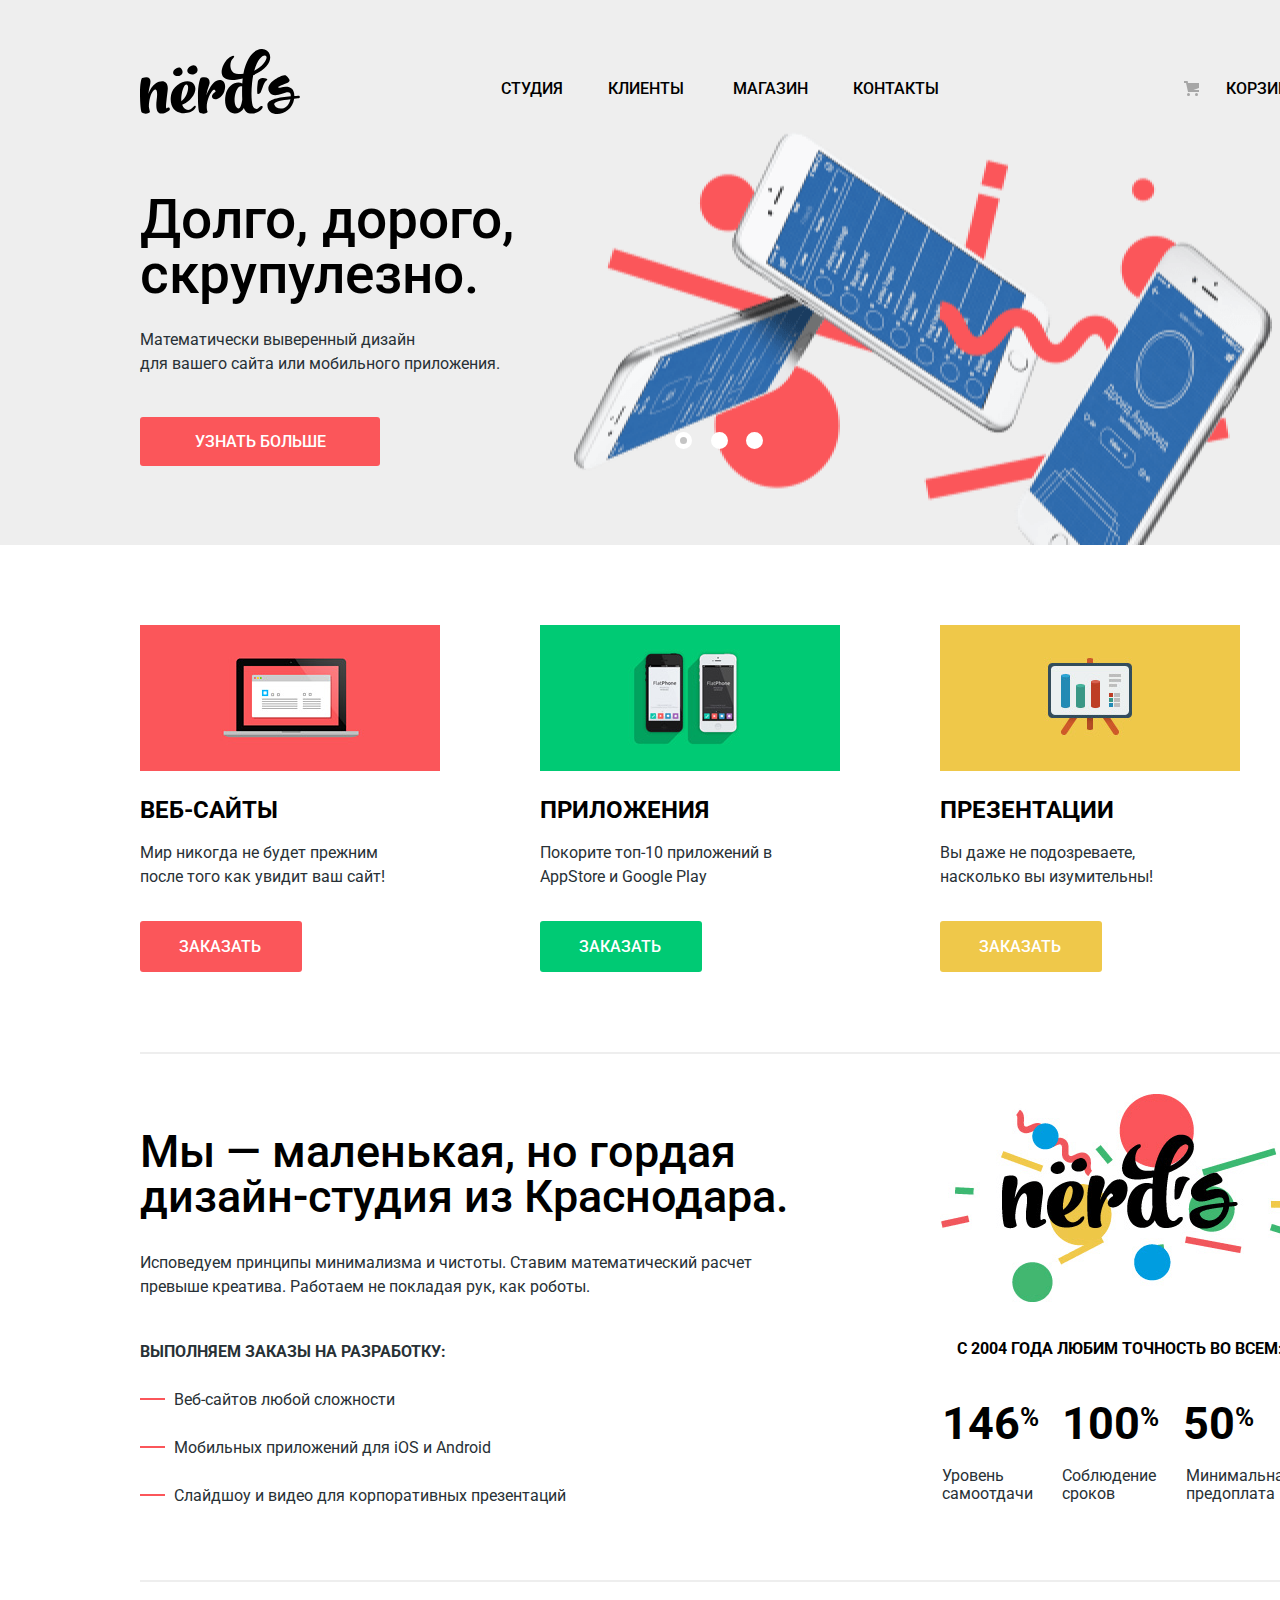
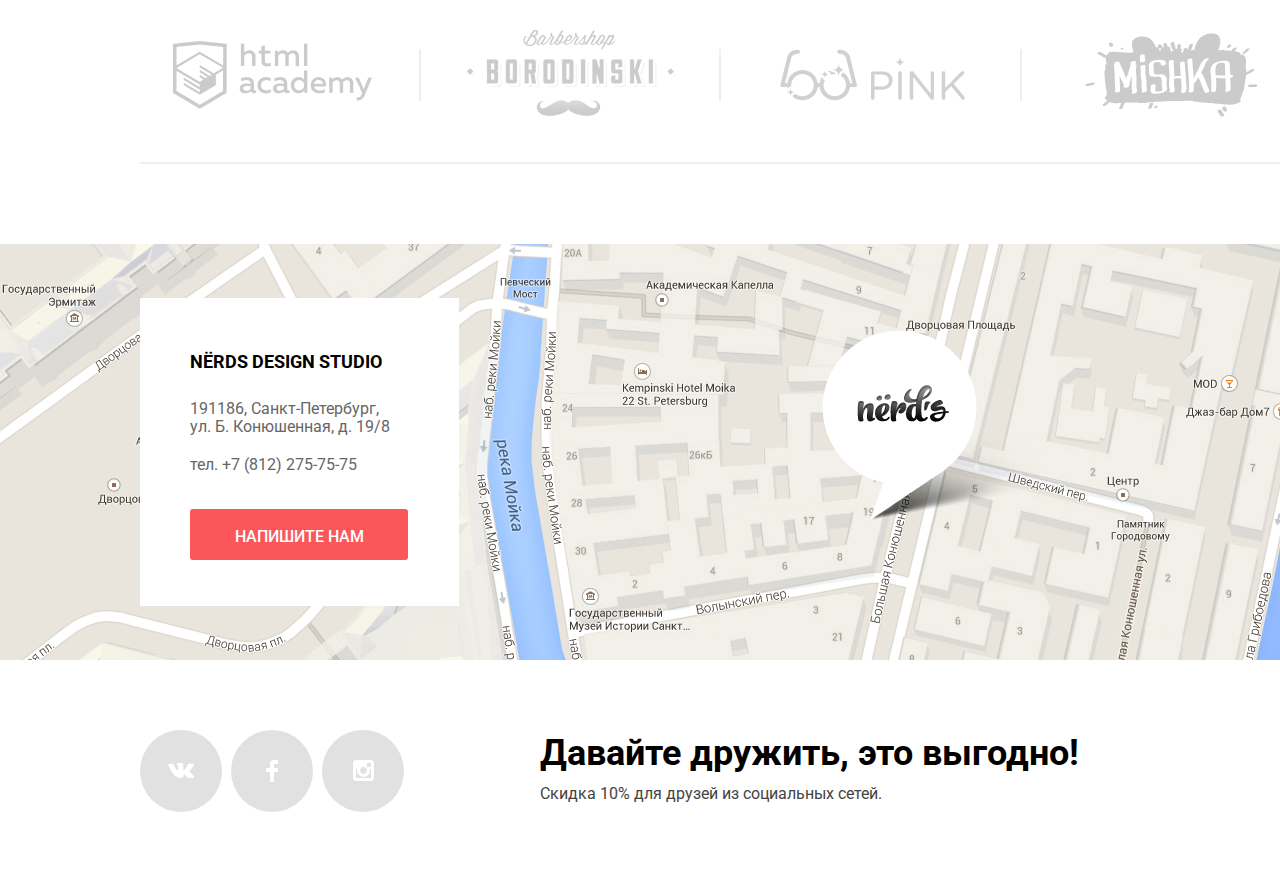
<file: index.html>
<!DOCTYPE html>
<html class="page" lang="ru">
    <head>
		<meta charset="utf-8">
		<link href="https://fonts.googleapis.com/css2?family=Roboto:wght@400;500;700&display=swap" rel="stylesheet">
		<link rel="stylesheet" href="css/normalize.css">
		<link rel="stylesheet" href="css/style-nerds.css">
		<title>HTML Academy: Нёрдс</title>
    </head>
    <body class="page-body">
	    <header class="index-header">
		<div class="header-navigation container">
			<a class="main-logo">
				<svg xmlns="http://www.w3.org/2000/svg" width="160" height="65" aria-label="Основной логотип"><path d="M157.936 49.374c-1.235.161-2.523.271-3.757.377v.056c-2.415 17.364-26.188 20.231-26.779 6.599-.269-6.167 11.593-7.95 23.398-9.088.429-11.09-15.901 5.667-21.608-4.601-5.019-9.025 14.632-17.938 16.728-16.102 6.438 5.636 3.404 6.618-1.379 8.335-9.49 3.41-5.791 4.107-4.511 3.726 7.569-2.253 14.366-1.04 14.312 8.317 1.288-.107 2.522-.163 3.757-.271 2.306-.215 2.467 2.435-.161 2.652zm-7.514.756c-9.124 1.028-17.013 2.436-16.153 5.355 1.716 5.573 13.577 6.818 16.153-5.355zm-32.744-5.212c-.682-.037-.703-6.038.112-11.688 1.005-6.951 11.935-3.357 9.093-1.906-2.975 1.52-4.429 8.718-6.266 12.087-.635 1.161-2.605 1.526-2.939 1.507zM42.105 21.002c2.376 4.866-4.937 8.171-8.292 4.521-1.398-1.555-.755-4.56 2.636-6.193 1.697-.836 4.073-1.596 5.656 1.672zm14.957-2.141c2.585 5.297-5.38 8.896-9.031 4.922-1.522-1.695-.823-4.963 2.873-6.742 1.846-.911 4.432-1.736 6.158 1.82zM28.883 61.666c-7.919 5.338-14.219 4.159-12.212-10.848 1.45-10.904-.948-11.521-3.122-9.442-2.845 2.697-4.628 9.723-4.684 16.412a50.98 50.98 0 001.004 4.776c.334 1.63-4.907 3.315-7.974 1.011C.837 62.79 0 54.865 0 44.131c0-8.824 1.171-14.895 2.23-15.175 8.029-2.191 9.312 1.348 7.583 7.981a47.637 47.637 0 00-1.395 7.924c1.673-4.664 4.071-8.485 6.803-10.173 7.416-4.664 13.605-2.473 12.434 6.801-2.007 16.58-2.174 18.827-.39 17.535 2.231-1.574 3.68 1.238 1.618 2.642zm26.099-2.076c-2.175 3.484-7.806 5.171-13.216 4.552-7.75-.843-12.545-7.756-10.705-18.097 2.008-11.185 18.065-18.322 23.196-10.341 3.735 5.789-2.175 16.017-11.597 19.783l-.502.168c1.951 5.171 6.579 7.476 11.039 2.36 2.119-2.36 3.624-1.348 1.785 1.575zm-13.605-7.418c5.855-4.159 7.806-13.32 6.189-15.905-1.728-2.697-5.074 1.517-6.245 11.746-.111 1.461-.111 2.865.056 4.159zm41.714-7.18c-1.597 2.507-3.903 4.384-5.966 5.059-2.398.73-5.185.056-5.185-2.698 0-1.011.892-3.372 3.624-4.721-.168-1.911-1.394-2.417-2.286-1.686-3.345 2.586-7.417 12.25-6.356 19.221.055.168.055.337.055.506.168.617.335 1.237.558 1.854.557 1.574-4.907 3.316-7.973.956-1.059-.788-1.617-6.97-1.617-17.704 0-8.824 1.951-16.636 3.011-16.917 6.412-1.743 10.147 1.292 8.14 7.249-1.171 3.373-2.23 6.801-2.843 10.399 2.453-6.688 6.523-12.872 9.812-14.501 5.856-2.923 10.092.956 8.867 7.813-.056.11-.112.393-.112.449-.056.562-.566 2.302-.39 1.741-.516 1.645-.892 2.277-1.339 2.98z"/><path d="M113.207 26.161a86.988 86.988 0 00-1.115 7.531c-1.059 10.06-.612 18.996.613 22.986.726 2.137 3.457 4.946 6.078 2.023 2.843-3.203 5.967-1.349 2.174 2.416-2.34 2.305-6.689 3.878-11.039 3.428-3.123-.393-5.018-2.415-6.134-5.505-.444.898-.947 1.685-1.56 2.302-2.119 2.193-4.685 3.43-7.974 3.092-6.637-.73-10.538-7.923-8.699-18.153 1.952-10.791 11.319-14.725 16.728-11.857.112-1.349.223-2.699.335-4.104.055-.281.055-.562.11-.843a96.962 96.962 0 01-4.962.956C73.787 34.423 82.04 14.864 87.894 9.75c6.636-5.733 7.36-1.855 5.297-.562-3.68 2.36-5.297 15.905 5.241 15.905 1.729 0 3.346-.112 4.962-.281C106.685 6.49 116.665-2.391 124.75.532c8.976 3.26 8.029 17.535-11.543 25.629zm-10.928 24.393c-.224-3.542-.224-7.532-.167-11.636 0-.506.056-1.011.056-1.461-3.346-1.518-6.635 3.653-7.473 10.792-.946 8.373 2.788 12.813 4.908 10.791 1.617-1.631 2.453-6.803 2.676-8.486zm24.086-43.165c-1.784-2.642-8.307.562-12.098 14.332 9.535-4.554 13.326-12.422 12.098-14.332z"/></svg>
			</a>
			<nav class="main-navigation" aria-label="навигация по сайту">
				<ul class="site-navigation">
					<li><a href="studio.html" >Студия</a></li>
					<li><a href="customers.html">Клиенты</a></li>
					<li><a href="catalog.html">Магазин</a></li>
					<li><a href="contacts.html">Контакты</a></li>
				</ul>
			</nav>
			<div class="nerds-basket">
			<a href="basket.html" class="basket">Корзина</a>
			</div>
		</div>
		<section class="slider container">
			<h2 class="visually-hidden">Слайдер</h2>
			<ul class="index-slider">
				<li class="slider-list slide item-1 slide-current">
					<p class="headline">Долго, дорого, скрупулезно.</p>
					<p class="text-slider">Математически выверенный дизайн<br> для вашего сайта или мобильного приложения.</p>
					<a href="catalog.html" class="button btn-slider">Узнать больше</a>
					
				</li>
				<li class="slider-list slide item-2">
					<p class="headline">Любим математику как никто другой</p>
					<p class="text-slider">Никакого креатива, только математические формулы для расчета идеальных пропорций</p>
					<a href="catalog.html" class="button btn-slider">Узнать больше</a>
					
				</li>
				<li class="slider-list slide item-3">
					<p class="headline">Только ночь,<br> только хардкор</p>
					<p class="text-slider">Работать днем, как все? Мы против этого.<br> Ближе к полуночи работа только начинается.</p>
					<a href="catalog.html" class="button btn-slider">Узнать больше</a>
					
				</li>
			</ul>
			
			<div class="slider-controls">
				<button class="current" type="button" aria-label="Первый слайд"></button>
				<button type="button" aria-label="Второй слайд"></button>
				<button type="button" aria-label="Третий слайд"></button>
			</div>
		</section>
	</header>
	<main class="container">
		<h1 class="visually-hidden">Дизайн-студия Нёрдс</h1>
		<section class="services">
			<h2 class="visually-hidden">Услуги</h2>
			<ul class="services-list">
				<li class="services-item">
					<img src="img/illustration-1.png" width="300" height="146" alt="Иллюстрация к разделу Веб-сайты">
					<h3>Веб-сайты</h3>
					<p class="text-services">Мир никогда не будет прежним после того как увидит ваш сайт!</p>
					<a href="#" class="button btn-services-sites">Заказать</a>
				</li>
				<li class="services-item">
					<img src="img/illustration-2.png" width="300" height="146" alt="Иллюстрация к разделу Приложения">
					<h3>Приложения</h3>
					<p class="text-services">Покорите топ-10 приложений в AppStore и Google Play</p>
					<a href="#" class="button btn-services-adds">Заказать</a>
				</li>
				<li class="services-item">
					<img src="img/illustration-3.png" width="300" height="146" alt="Иллюстрация к разделу Презентации">
					<h3>Презентации</h3>
					<p class="text-services">Вы даже не подозреваете, насколько вы изумительны!</p>
					<a href="#" class="button btn-services-presentations">Заказать</a>
				</li>
			</ul>
		</section>
		<section class="advantages">
			<h2 class="visually-hidden">Преимущества</h2>
			<div class="report-advantages">
				<p class="slogan">Мы — маленькая, но гордая дизайн-студия из Краснодара.</p>
				<p class="text-advantages">Исповедуем принципы минимализма и чистоты. Ставим математический расчет превыше креатива. Работаем не покладая рук, как роботы.</p>
				<p class="headline">Выполняем заказы на разработку:</p>
				<ul class="advantages-items"> 
					<li><p class="text-items">Веб-сайтов любой сложности</p></li>
					<li><p class="text-items">Мобильных приложений для iOS и Android</p></li>
					<li><p class="text-items">Слайдшоу и видео для корпоративных презентаций</p></li>
				</ul>
			</div>
			<div class="show-advantages">
				<p class="headline">с 2004 года Любим точность во всем:</p>
				<table>
					<tr>
						<th>146<sup>%</sup></th>
						<th>100<sup>%</sup></th>
						<th>50<sup>%</sup></th>
					</tr>
					<tr>
						<td>Уровень самоотдачи</td>
						<td>Соблюдение сроков</td>
						<td>Минимальная предоплата</td>
					</tr>
				</table>
			</div>
		</section>
		<section class="partners">
			<h2 class="visually-hidden">Партнеры</h2>
			<ul class="nerds-partners">
				<li class="partners-item"><a href="https://htmlacademy.ru/intensive/htmlcss"><img src="img/logo-htmlacademy.png" width="199" height="68" alt="Логотип HTML Academy"></a></li>
				<li class="partners-item"><a href="#"><img src="img/logo-borodinski.png" width="209" height="90" alt="Логотип Borodinski"></a></li>  
				<li class="partners-item"><a href="#"><img src="img/logo-pink.png" width="185" height="52" alt="Логотип Pink"></a></li>  
				<li class="partners-item"><a href="#"><img src="img/logo-mishka.png" width="173" height="84" alt="Логотип Mishka"></a></li>           
			</ul>
		</section>
	</main>    
	<footer class="main-footer">
		<section class="main-map">
			<h2 class="visually-hidden">Карта</h2>
				<img src="img/map.png" width="1440" height="416" alt="Дизайн-студия Нёрдс на карте">
				<article class="nerds-address">
					<h4>NЁRDS DESIGN STUDIO</h4>
					<address>
						191186, Санкт-Петербург,<br> ул. Б. Конюшенная, д. 19/8<br>
						<a class="tel" href="tel:+78122757575">тел. +7 (812) 275-75-75</a>
					</address>
					<a href="#" class="btn-address">Напишите нам</a>
				</article>
			
		</section>
		<section class="social container">
			<h2 class="visually-hidden">Социальные сети</h2>
			<ul class="social-links">
				<li>
					<a class="social-button" href="https://vkontakte.com" aria-label="Вконтакте">
					<span class="visually-hidden">Вконтакте</span>
					<svg xmlns="http://www.w3.org/2000/svg" width="26" height="15"><path fill="#FFF" d="M16.138 11.51c.956-.309 2.18 2.04 3.483 2.939.978.681 1.727.534 1.727.534l3.473-.05s1.815-.112.957-1.554c-.071-.12-.503-1.069-2.585-3.022-2.177-2.043-1.882-1.712.739-5.244 1.597-2.153 2.236-3.468 2.036-4.028-.192-.539-1.365-.399-1.365-.399L20.69.713c-.381.001-.704.119-.851.515-.003.004-.621 1.666-1.445 3.079-1.741 2.989-2.436 3.148-2.724 2.961-.661-.433-.494-1.737-.494-2.664 0-2.897.432-4.105-.846-4.417-.427-.104-.739-.172-1.828-.182-1.392-.021-2.574 0-3.244.329-.445.223-.786.712-.579.74.26.035.843.16 1.155.586.401.552.389 1.789.389 1.789s.229 3.411-.54 3.834c-.528.29-1.25-.302-2.803-3.016-.793-1.388-1.392-2.922-1.392-2.922s-.116-.285-.326-.441c-.25-.185-.6-.244-.6-.244L.848.684S.29.7.085.946c-.182.218-.015.668-.015.668s2.909 6.881 6.203 10.347c3.02 3.182 6.452 2.971 6.452 2.971h1.555s.469-.054.709-.312c.224-.24.214-.691.214-.691s-.031-2.109.935-2.419z"/></svg>
					</a>
				</li>
				<li>
					<a class="social-button" href="https://www.facebook.com" aria-label="Фейсбук">
					<span class="visually-hidden">Фейсбук</span>
					<svg xmlns="http://www.w3.org/2000/svg" width="12" height="22"><path fill="#FFF" d="M12 4V0H8a4 4 0 00-4 4v4H0v4h4v10h4V12h4V8H8V4h4z"/></svg>
					</a>
				</li>
				<li>
					<a class="social-button" href="https://www.instagram.com" aria-label="Инстаграм">
					<span class="visually-hidden">Инстаграм
					</span>
					<svg xmlns="http://www.w3.org/2000/svg" width="21" height="21"><path fill="#FFF" d="M18 0H3C1.35 0 0 1.35 0 3v15c0 1.65 1.35 3 3 3h15c1.65 0 3-1.35 3-3V3c0-1.65-1.35-3-3-3zm-7.5 7c1.93 0 3.5 1.57 3.5 3.5S12.43 14 10.5 14 7 12.43 7 10.5 8.57 7 10.5 7zM18 18H3V9h1.181A6.504 6.504 0 004 10.5a6.5 6.5 0 1013 0 6.45 6.45 0 00-.181-1.5H18v9zm0-11h-4V3h4v4z"/></svg>
					</a>
				</li>
			</ul>
			<div class="social-text">
				<p class="social-appeal">Давайте дружить, это выгодно!</p>
				<p class="social-discount">Скидка 10% для друзей из социальных сетей.</p>
			</div>
		</section>
	</footer>
						
		<div class="modal-wrapper">
        <div class="modal-letter">
        <h2>Напишите нам</h2>
            <form class="modal-form" action="https://echo.htmlacademy.ru" method="post">
                <div class="letter-item">
                    <label for="customer-name">Ваше имя:</label>
                    <input class="letter-name" id="customer-name" type="text" name="name" placeholder="Имя Фамилия" required>
                </div>
                <div class="letter-item">
                    <label for="customer-email">Ваш email:</label>
                    <input class="letter-email" id="customer-email" type="email" name="email" placeholder="email@example.com" required>
                </div>
                <div class="letter-item">
                    <label class="customer-letter" for="customer-letter">Текст письма:</label>
                    <textarea class="letter-text"  id="customer-letter" name="letter" required>В свободной форме</textarea>
                </div>
                    <button class="modal-submit" type="submit" name="send-mail" value="connection">Отправить</button>
            	
            </form>
            <button class="closing-button" type="button" name="closing-button" value="cancel" aria-label="Закрыть">
            <svg xmlns="http://www.w3.org/2000/svg" width="21" height="21"><path fill="#FB565A" d="M13.328 10.5l7.371-7.371a1.003 1.003 0 000-1.414L19.285.3a1.003 1.003 0 00-1.414 0L10.5 7.672 3.129.301a1.003 1.003 0 00-1.414 0L.301 1.715a1.003 1.003 0 000 1.414L7.672 10.5.301 17.871a1.003 1.003 0 000 1.414l1.415 1.414a1.003 1.003 0 001.414 0l7.371-7.371 7.371 7.371a1.003 1.003 0 001.414 0l1.414-1.414a1.003 1.003 0 000-1.414L13.328 10.5z"/></svg>
            </button>
    		</div>
		</div>
		<script src="js/mini-nerds.js"></script>
  	</body>
</html>
</file>
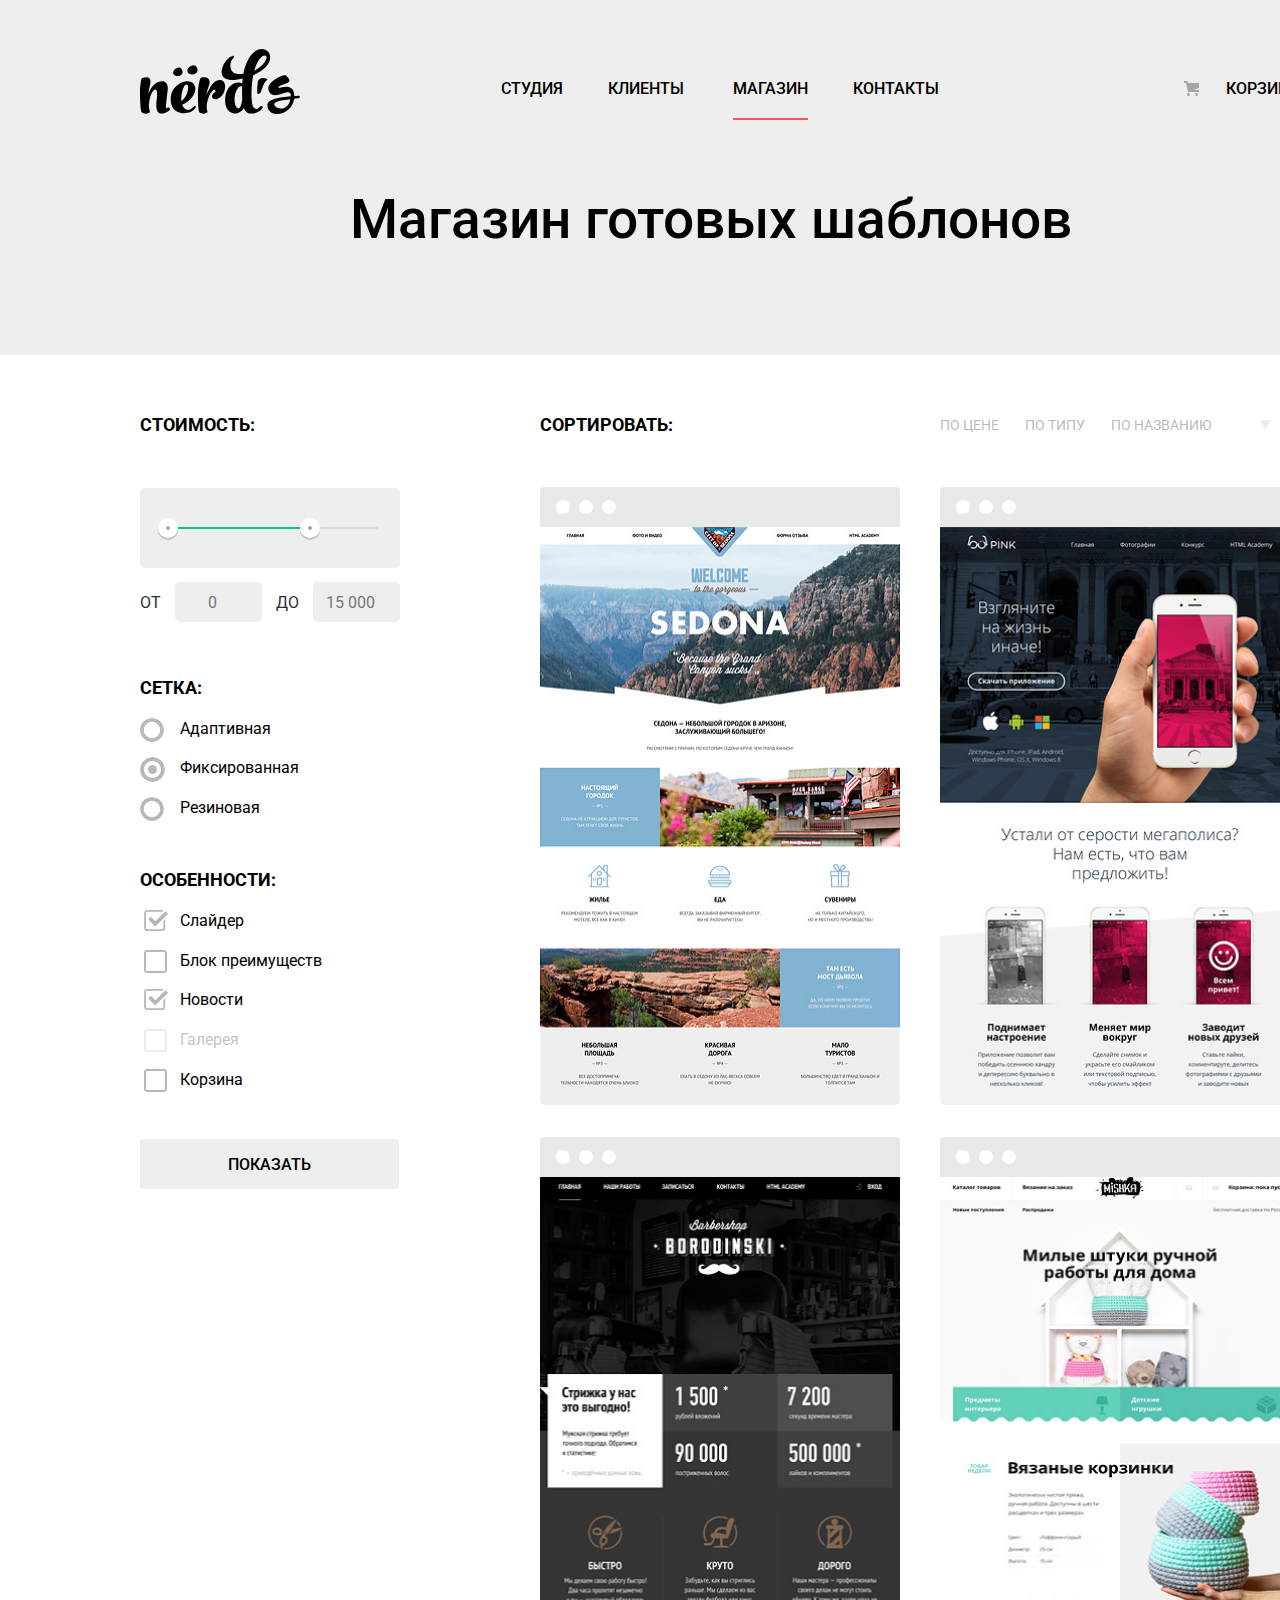
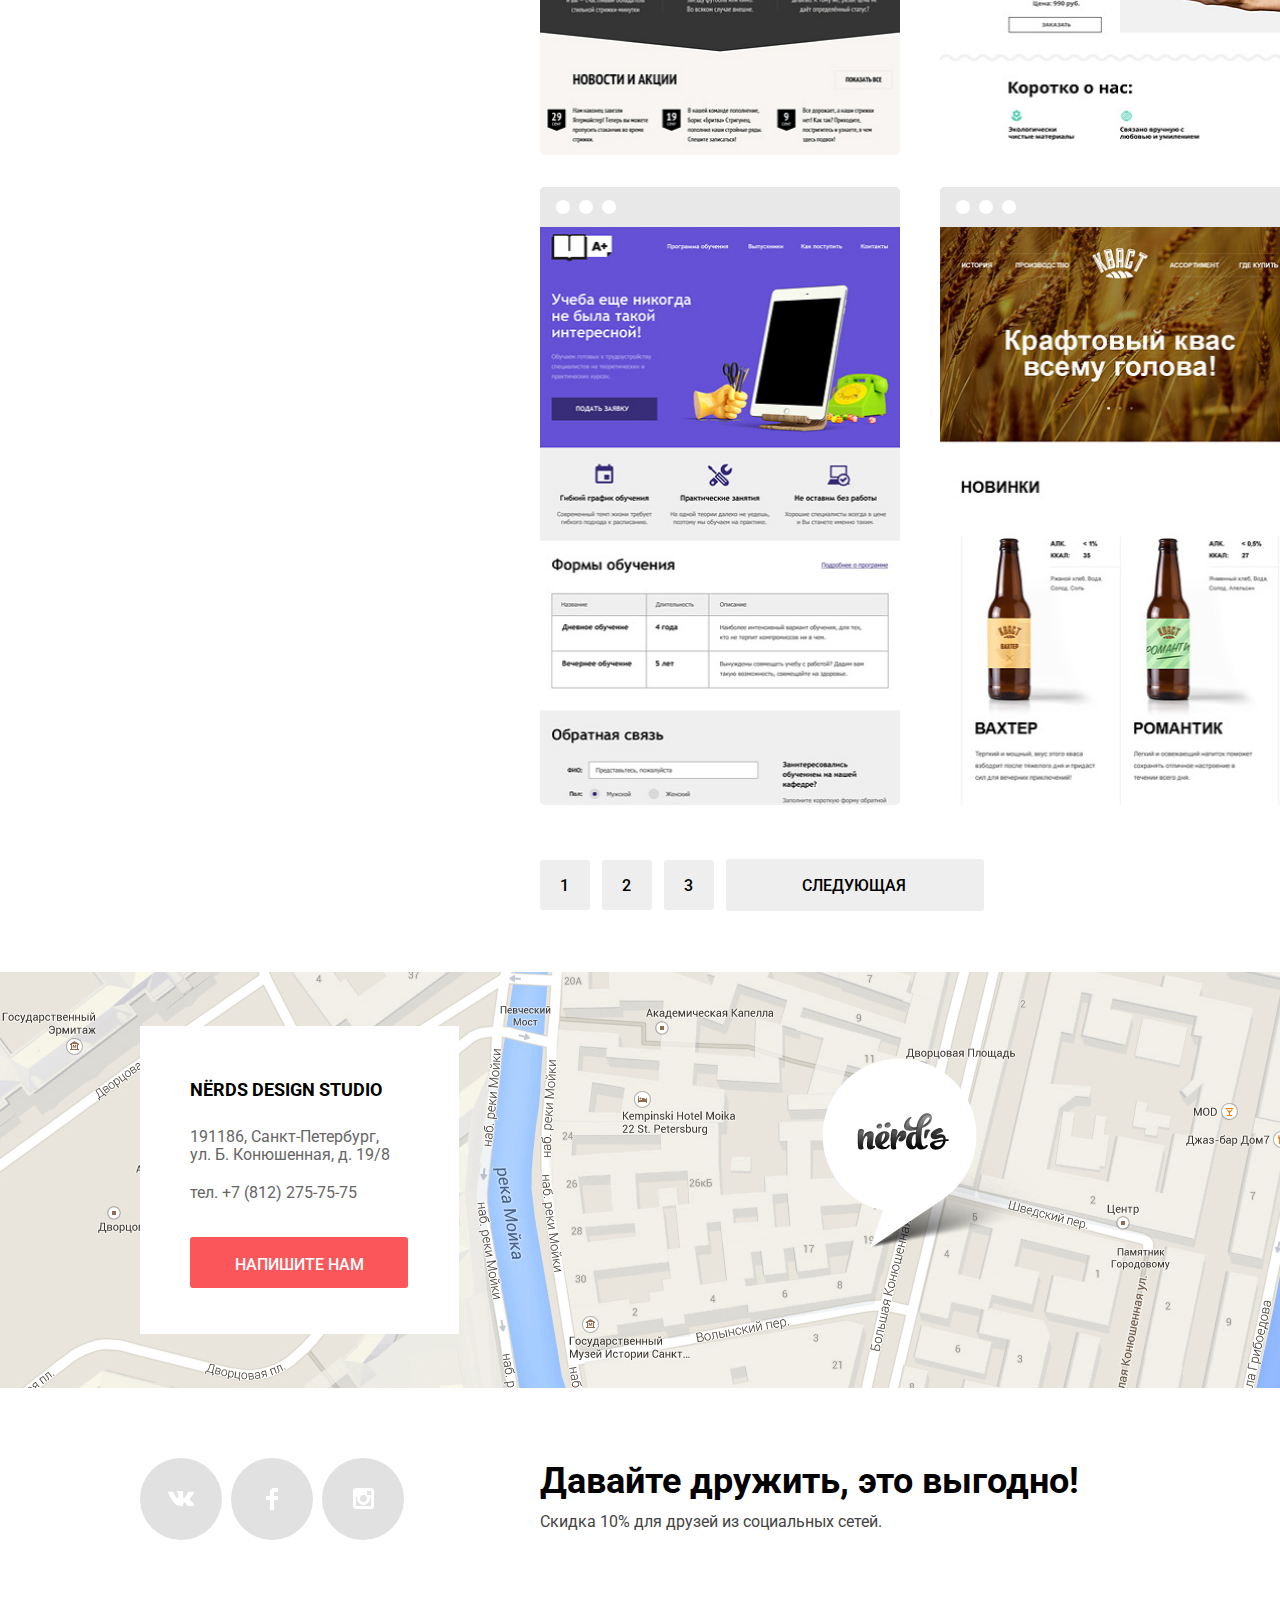
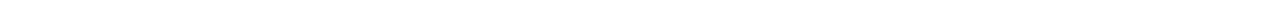
<file: catalog.html>
<!DOCTYPE html>
<html class="page" lang="ru">
  <head>
    <meta charset="utf-8">
    <link href="https://fonts.googleapis.com/css2?family=Roboto:wght@400;500;700&display=swap" rel="stylesheet">
    <link rel="stylesheet" href="css/normalize.css">
    <link rel="stylesheet" href="css/style-nerds.css">
    <title>HTML Academy: Нёрдс</title>
  </head>
  <body class="page-body">
	<header class="catalog-header">
        <div class="header-navigation container">
		    <a href="index.html" class="main-logo">
			    <svg xmlns="http://www.w3.org/2000/svg" width="160" height="65" aria-label="Основной логотип"><path d="M157.936 49.374c-1.235.161-2.523.271-3.757.377v.056c-2.415 17.364-26.188 20.231-26.779 6.599-.269-6.167 11.593-7.95 23.398-9.088.429-11.09-15.901 5.667-21.608-4.601-5.019-9.025 14.632-17.938 16.728-16.102 6.438 5.636 3.404 6.618-1.379 8.335-9.49 3.41-5.791 4.107-4.511 3.726 7.569-2.253 14.366-1.04 14.312 8.317 1.288-.107 2.522-.163 3.757-.271 2.306-.215 2.467 2.435-.161 2.652zm-7.514.756c-9.124 1.028-17.013 2.436-16.153 5.355 1.716 5.573 13.577 6.818 16.153-5.355zm-32.744-5.212c-.682-.037-.703-6.038.112-11.688 1.005-6.951 11.935-3.357 9.093-1.906-2.975 1.52-4.429 8.718-6.266 12.087-.635 1.161-2.605 1.526-2.939 1.507zM42.105 21.002c2.376 4.866-4.937 8.171-8.292 4.521-1.398-1.555-.755-4.56 2.636-6.193 1.697-.836 4.073-1.596 5.656 1.672zm14.957-2.141c2.585 5.297-5.38 8.896-9.031 4.922-1.522-1.695-.823-4.963 2.873-6.742 1.846-.911 4.432-1.736 6.158 1.82zM28.883 61.666c-7.919 5.338-14.219 4.159-12.212-10.848 1.45-10.904-.948-11.521-3.122-9.442-2.845 2.697-4.628 9.723-4.684 16.412a50.98 50.98 0 001.004 4.776c.334 1.63-4.907 3.315-7.974 1.011C.837 62.79 0 54.865 0 44.131c0-8.824 1.171-14.895 2.23-15.175 8.029-2.191 9.312 1.348 7.583 7.981a47.637 47.637 0 00-1.395 7.924c1.673-4.664 4.071-8.485 6.803-10.173 7.416-4.664 13.605-2.473 12.434 6.801-2.007 16.58-2.174 18.827-.39 17.535 2.231-1.574 3.68 1.238 1.618 2.642zm26.099-2.076c-2.175 3.484-7.806 5.171-13.216 4.552-7.75-.843-12.545-7.756-10.705-18.097 2.008-11.185 18.065-18.322 23.196-10.341 3.735 5.789-2.175 16.017-11.597 19.783l-.502.168c1.951 5.171 6.579 7.476 11.039 2.36 2.119-2.36 3.624-1.348 1.785 1.575zm-13.605-7.418c5.855-4.159 7.806-13.32 6.189-15.905-1.728-2.697-5.074 1.517-6.245 11.746-.111 1.461-.111 2.865.056 4.159zm41.714-7.18c-1.597 2.507-3.903 4.384-5.966 5.059-2.398.73-5.185.056-5.185-2.698 0-1.011.892-3.372 3.624-4.721-.168-1.911-1.394-2.417-2.286-1.686-3.345 2.586-7.417 12.25-6.356 19.221.055.168.055.337.055.506.168.617.335 1.237.558 1.854.557 1.574-4.907 3.316-7.973.956-1.059-.788-1.617-6.97-1.617-17.704 0-8.824 1.951-16.636 3.011-16.917 6.412-1.743 10.147 1.292 8.14 7.249-1.171 3.373-2.23 6.801-2.843 10.399 2.453-6.688 6.523-12.872 9.812-14.501 5.856-2.923 10.092.956 8.867 7.813-.056.11-.112.393-.112.449-.056.562-.566 2.302-.39 1.741-.516 1.645-.892 2.277-1.339 2.98z"/><path d="M113.207 26.161a86.988 86.988 0 00-1.115 7.531c-1.059 10.06-.612 18.996.613 22.986.726 2.137 3.457 4.946 6.078 2.023 2.843-3.203 5.967-1.349 2.174 2.416-2.34 2.305-6.689 3.878-11.039 3.428-3.123-.393-5.018-2.415-6.134-5.505-.444.898-.947 1.685-1.56 2.302-2.119 2.193-4.685 3.43-7.974 3.092-6.637-.73-10.538-7.923-8.699-18.153 1.952-10.791 11.319-14.725 16.728-11.857.112-1.349.223-2.699.335-4.104.055-.281.055-.562.11-.843a96.962 96.962 0 01-4.962.956C73.787 34.423 82.04 14.864 87.894 9.75c6.636-5.733 7.36-1.855 5.297-.562-3.68 2.36-5.297 15.905 5.241 15.905 1.729 0 3.346-.112 4.962-.281C106.685 6.49 116.665-2.391 124.75.532c8.976 3.26 8.029 17.535-11.543 25.629zm-10.928 24.393c-.224-3.542-.224-7.532-.167-11.636 0-.506.056-1.011.056-1.461-3.346-1.518-6.635 3.653-7.473 10.792-.946 8.373 2.788 12.813 4.908 10.791 1.617-1.631 2.453-6.803 2.676-8.486zm24.086-43.165c-1.784-2.642-8.307.562-12.098 14.332 9.535-4.554 13.326-12.422 12.098-14.332z"/></svg>
		    </a>
		    <nav class="main-navigation" aria-label="навигация по сайту">
			    <ul class="site-navigation">
				    <li><a href="studio.html">Студия</a></li>
				    <li><a href="customers.html">Клиенты</a></li>
				    <li><a>Магазин</a></li>
				    <li><a href="contacts.html">Контакты</a></li>
			    </ul>
		    </nav>
            <div class="nerds-basket">
            <a href="basket.html" class="basket">Корзина</a>
            </div>
		</div>
        <p class="catalog-headline">Магазин готовых шаблонов</p>
	</header>
    <main class="page-catalog container">
        <div class="filter">
    	    <form action="https://echo.htmlacademy.ru" method="get">
                <fieldset>
                    <legend>Стоимость:</legend>
                    <div class="filter-range">
                        <div class="range-controls">
                            <div class="scale">
                                <div class="range"></div>
                            </div>
                            <div class="toggle toggle-min" tabindex="0"></div>
                            <div class="toggle toggle-max" tabindex="0"></div>
                        </div>
                        <div class="price-controls">
                            <label class="from"> 
                            от <input type="number" name="from" placeholder="0">
                            </label>
                            <label class="to"> 
                            до <input type="number" name="to" placeholder="15 000">
                            </label>
                        </div>
                    </div>

                </fieldset>
    	        <fieldset>
                    <legend>Сетка:</legend>
                        <ul class="radio-list">
                            <li class="radio-item">		               
			                    <input class="visually-hidden input-radio" type="radio" id="adapt" name="net" value="Адаптивная">
                                <label for="adapt">Адаптивная</label>
                            </li>
                            <li class="radio-item">
			                    <input class="visually-hidden input-radio" type="radio" id="fixed" name="net" value="Фиксированная" checked>
                                <label for="fixed">Фиксированная</label>
                            </li>
                            <li class="radio-item">
			                    <input class="visually-hidden input-radio" type="radio" id="rubber" name="net" value="Резиновая">
                                <label for="rubber">Резиновая</label>
                            </li>
                        </ul>
                </fieldset>
		        <fieldset>
    	            <legend>Особенности:</legend> 
    	            <ul class="check-list">
                        <li class="checkbox-item">
    		                <input class="visually-hidden input-checkbox" type="checkbox" id="check-slider" name="slider" checked>
                            <label for="check-slider">Слайдер</label>
                        </li>
                        <li class="checkbox-item">
       		                <input class="visually-hidden input-checkbox" type="checkbox" id="check-advantages" name="advantages">
                            <label for="check-advantages">Блок преимуществ</label>
                        </li>
                        <li class="checkbox-item">
        	                <input class="visually-hidden input-checkbox" type="checkbox" id="check-news" name="news" checked>
                            <label for="check-news">Новости</label>
                        </li>
                        <li class="checkbox-item">
        	                <input class="visually-hidden input-checkbox" type="checkbox" id="check-gallery" name="gallery"  disabled>
                            <label for="check-gallery">Галерея</label>
                        </li>
                        <li class="checkbox-item">
        	                <input class="visually-hidden input-checkbox" type="checkbox" id="check-basket" name="basket">
                            <label for="check-basket">Корзина</label>
                        </li>
                    </ul>
                </fieldset>
                <button type="submit" class="btn-show">Показать</button>
    	    </form>
		</div>
        <div class="main-catalog">
            <div class="sorting">
                <p class="sorting-headline">Сортировать:</p>
                <div class="sorting-btn">
                    <div class="sort-name">
                        <a href="#" aria-label="По цене">По цене</a>
                        <a href="#" aria-label="По типу">По типу</a>
                        <a href="#" aria-label="По названию">По названию</a>
                    </div>
                    <div class="sort-icon">
                        <a href="#" aria-label="По убыванию"><svg xmlns="http://www.w3.org/2000/svg" width="11" height="10"><path fill="#231F20" d="M5.5 10L0 0h11"/></svg></a>
                        <a href="#" aria-label="По возрастанию"><svg xmlns="http://www.w3.org/2000/svg" width="11" height="10"><path fill="#231F20" d="M5.5 0L0 10h11z"/></svg></a>
                    </div>
                </div>
            </div>
        <section class="templates">
			<h2 class="visually-hidden">Шаблоны</h2>
            <ul class="templates-list">
				<li class="templates-item">
                    <a href="#">
                        <svg xmlns="http://www.w3.org/2000/svg" width="360" height="40"><path fill="#4D4D4D" d="M356 0H4C1.8 0 0 1.8 0 4v36h360V4c0-2.2-1.8-4-4-4zM22.991 27a7 7 0 110-14 7 7 0 010 14zm23.011 0a7 7 0 110-14 7 7 0 010 14zm23.011 0a7 7 0 110-14 7 7 0 010 14z"/></svg>
                        <img src="img/card-sedona.jpg" width="360" height="578" alt="Шаблон Седона"></a>
                    <div class="popup">
                        <a href="#"><h4>Sedona</h4></a>
                        <p class="text-popup">Информационный сайт<br> для туристов</p>
                        <a href="basket.html" class="button btn-price" aria-label="Отправить в корзину, цена 9 900 рублей">9 900 <span>&#8381;</span></a>
                    </div>
                </li>
				<li class="templates-item">
                    <a href="#">
                        <svg xmlns="http://www.w3.org/2000/svg" width="360" height="40"><path fill="#4D4D4D" d="M356 0H4C1.8 0 0 1.8 0 4v36h360V4c0-2.2-1.8-4-4-4zM22.991 27a7 7 0 110-14 7 7 0 010 14zm23.011 0a7 7 0 110-14 7 7 0 010 14zm23.011 0a7 7 0 110-14 7 7 0 010 14z"/></svg>
                        <img src="img/card-pink.jpg" width="360" height="578" alt="Шаблон Пинк"></a>
                    <div class="popup">
                        <a href="#"><h4>Pink App</h4></a>
                        <p class="text-popup">Продуктовый лендинг приложения для iOS и Android</p>
                        <a href="basket.html" class="button btn-price" aria-label="Отправить в корзину, цена 9 900 рублей">9 900 <span>&#8381;</span></a>
                    </div>
                </li>
				<li class="templates-item">
                    <a href="#">
                        <svg xmlns="http://www.w3.org/2000/svg" width="360" height="40"><path fill="#4D4D4D" d="M356 0H4C1.8 0 0 1.8 0 4v36h360V4c0-2.2-1.8-4-4-4zM22.991 27a7 7 0 110-14 7 7 0 010 14zm23.011 0a7 7 0 110-14 7 7 0 010 14zm23.011 0a7 7 0 110-14 7 7 0 010 14z"/></svg>
                        <img src="img/card-barbershop.jpg" width="362" height="578" alt="Шаблон Барбершоп"></a>
                    <div class="popup">
                        <a href="#"><h4>Barbershop</h4></a>
                        <p class="text-popup">Сайт салона красоты.<br> Для мужчин, да.</p>
                        <a href="basket.html" class="button btn-price" aria-label="Отправить в корзину, цена 9 900 рублей">9 900 <span>&#8381;</span></a>
                    </div>
                </li>
				<li class="templates-item">
                    <a href="#">
                        <svg xmlns="http://www.w3.org/2000/svg" width="360" height="40"><path fill="#4D4D4D" d="M356 0H4C1.8 0 0 1.8 0 4v36h360V4c0-2.2-1.8-4-4-4zM22.991 27a7 7 0 110-14 7 7 0 010 14zm23.011 0a7 7 0 110-14 7 7 0 010 14zm23.011 0a7 7 0 110-14 7 7 0 010 14z"/></svg>
                        <img src="img/card-mishka.jpg" width="360" height="578" alt="Шаблон Мишка"></a>
                    <div class="popup">
                        <a href="#"><h4>Mishka</h4></a>
                        <p class="text-popup">Интернет-магазин<br> вязаных игрушек</p>
                        <a href="basket.html" class="button btn-price" aria-label="Отправить в корзину, цена 9 900 рублей">9 900 <span>&#8381;</span></a>
                    </div>
                </li>
				<li class="templates-item">
                    <a href="#">
                        <svg xmlns="http://www.w3.org/2000/svg" width="360" height="40"><path fill="#4D4D4D" d="M356 0H4C1.8 0 0 1.8 0 4v36h360V4c0-2.2-1.8-4-4-4zM22.991 27a7 7 0 110-14 7 7 0 010 14zm23.011 0a7 7 0 110-14 7 7 0 010 14zm23.011 0a7 7 0 110-14 7 7 0 010 14z"/></svg>
                        <img src="img/card-aplus.jpg" width="360" height="578" alt="Шаблон А плюс"></a>
                    <div class="popup">
                        <a href="#"><h4>A Plus</h4></a>
                        <p class="text-popup">Лендинг курсов повышения квалификации</p>
                        <a href="basket.html" class="button btn-price" aria-label="Отправить в корзину, цена 9 900 рублей">9 900 <span>&#8381;</span></a>
                    </div>
                </li>
				<li class="templates-item">
                    <a href="#">
                        <svg xmlns="http://www.w3.org/2000/svg" width="360" height="40"><path fill="#4D4D4D" d="M356 0H4C1.8 0 0 1.8 0 4v36h360V4c0-2.2-1.8-4-4-4zM22.991 27a7 7 0 110-14 7 7 0 010 14zm23.011 0a7 7 0 110-14 7 7 0 010 14zm23.011 0a7 7 0 110-14 7 7 0 010 14z"/></svg>
                        <img src="img/card-kvast.jpg" width="360" height="578" alt="Шаблон Кваст"></a>
                    <div class="popup">
                        <a href="#"><h4>Кваст</h4></a>
                        <p class="text-popup">Промо-сайт производителя крафтового кваса</p>
                        <a href="basket.html" class="button btn-price" aria-label="Отправить в корзину, цена 9 900 рублей">9 900 <span>&#8381;</span></a>
                    </div>
                </li>
            </ul>
            <div class="page-navigation">
                <a href="#prev" class="btn-paginator prev btn-hidden">Предыдущая</a>
                <a href="#1" class="btn-paginator one">1</a>
                <a href="#2" class="btn-paginator two">2</a>      
                <a href="#3" class="btn-paginator three">3</a>
                <a href="#next" class="btn-paginator next">Следующая</a>
            </div>
		</section>
        </div>
    </main>
	<footer class="main-footer">
		<section class="main-map">
    		<h2 class="visually-hidden">Карта</h2>
            <img src="img/map.png" width="1440" height="416" alt="Дизайн-студия Нёрдс на карте">
            <article class="nerds-address">
                <h4>NЁRDS DESIGN STUDIO</h4>
                    <address>
                    191186, Санкт-Петербург,<br> ул. Б. Конюшенная, д. 19/8<br>
                    <a class="tel" href="tel:+78122757575">тел. +7 (812) 275-75-75</a>
                    </address>
                    <a href="#" class="btn-address">Напишите нам</a>
            </article>
 
    	</section>
    	<section class="social container">
    		<h2 class="visually-hidden">Социальные сети</h2>
    		<ul class="social-links">
    			<li>
                    <a class="social-button" href="https://vkontakte.com" aria-label="Вконтакте">
                    <span class="visually-hidden">Вконтакте</span>
                    <svg xmlns="http://www.w3.org/2000/svg" width="26" height="15"><path fill="#FFF" d="M16.138 11.51c.956-.309 2.18 2.04 3.483 2.939.978.681 1.727.534 1.727.534l3.473-.05s1.815-.112.957-1.554c-.071-.12-.503-1.069-2.585-3.022-2.177-2.043-1.882-1.712.739-5.244 1.597-2.153 2.236-3.468 2.036-4.028-.192-.539-1.365-.399-1.365-.399L20.69.713c-.381.001-.704.119-.851.515-.003.004-.621 1.666-1.445 3.079-1.741 2.989-2.436 3.148-2.724 2.961-.661-.433-.494-1.737-.494-2.664 0-2.897.432-4.105-.846-4.417-.427-.104-.739-.172-1.828-.182-1.392-.021-2.574 0-3.244.329-.445.223-.786.712-.579.74.26.035.843.16 1.155.586.401.552.389 1.789.389 1.789s.229 3.411-.54 3.834c-.528.29-1.25-.302-2.803-3.016-.793-1.388-1.392-2.922-1.392-2.922s-.116-.285-.326-.441c-.25-.185-.6-.244-.6-.244L.848.684S.29.7.085.946c-.182.218-.015.668-.015.668s2.909 6.881 6.203 10.347c3.02 3.182 6.452 2.971 6.452 2.971h1.555s.469-.054.709-.312c.224-.24.214-.691.214-.691s-.031-2.109.935-2.419z"/></svg>
                    </a>
                </li>
                <li>
                    <a class="social-button" href="https://www.facebook.com" aria-label="Фейсбук">
                    <span class="visually-hidden">Фейсбук</span>
                    <svg xmlns="http://www.w3.org/2000/svg" width="12" height="22"><path fill="#FFF" d="M12 4V0H8a4 4 0 00-4 4v4H0v4h4v10h4V12h4V8H8V4h4z"/></svg>
                    </a>
                </li>
                <li>
                    <a class="social-button" href="https://www.instagram.com" aria-label="Инстаграм">
                    <span class="visually-hidden">Инстаграм
                    </span>
                    <svg xmlns="http://www.w3.org/2000/svg" width="21" height="21"><path fill="#FFF" d="M18 0H3C1.35 0 0 1.35 0 3v15c0 1.65 1.35 3 3 3h15c1.65 0 3-1.35 3-3V3c0-1.65-1.35-3-3-3zm-7.5 7c1.93 0 3.5 1.57 3.5 3.5S12.43 14 10.5 14 7 12.43 7 10.5 8.57 7 10.5 7zM18 18H3V9h1.181A6.504 6.504 0 004 10.5a6.5 6.5 0 1013 0 6.45 6.45 0 00-.181-1.5H18v9zm0-11h-4V3h4v4z"/></svg>
                    </a>
                </li>
    		</ul>
            <div class="social-text">
    		  <p class="social-appeal">Давайте дружить, это выгодно!</p>
    		  <p class="social-discount">Скидка 10% для друзей из социальных сетей.</p>
            </div>
    	</section>
	</footer>

        <div class="modal-wrapper">
            <div class="modal-letter">
            <h2>Напишите нам</h2>
            <form class="modal-form" action="https://echo.htmlacademy.ru" method="post">
                <div class="letter-item">
                    <label for="customer-name">Ваше имя:</label>
                    <input class="letter-name" id="customer-name" type="text" name="name" placeholder="Имя Фамилия" required>
                </div>
                <div class="letter-item">
                    <label for="customer-email">Ваш email:</label>
                    <input class="letter-email" id="customer-email" type="email" name="email" placeholder="email@example.com" required>
                </div>
                <div class="letter-item">
                    <label class="customer-letter" for="customer-letter">Текст письма:</label>
                    <textarea class="letter-text" id="customer-letter" name="letter" required>В свободной форме</textarea>
                </div>
                    <button class="modal-submit" type="submit" name="send-mail" value="connection">Отправить</button>
            
                </form>
                <button class="closing-button" type="button" name="closing-button" value="cancel" aria-label="Закрыть">
                    <svg xmlns="http://www.w3.org/2000/svg" width="21" height="21"><path fill="#FB565A" d="M13.328 10.5l7.371-7.371a1.003 1.003 0 000-1.414L19.285.3a1.003 1.003 0 00-1.414 0L10.5 7.672 3.129.301a1.003 1.003 0 00-1.414 0L.301 1.715a1.003 1.003 0 000 1.414L7.672 10.5.301 17.871a1.003 1.003 0 000 1.414l1.415 1.414a1.003 1.003 0 001.414 0l7.371-7.371 7.371 7.371a1.003 1.003 0 001.414 0l1.414-1.414a1.003 1.003 0 000-1.414L13.328 10.5z"/></svg>
                </button>
            </div>
        </div>
        <script src="js/mini-nerds.js"></script>
    </body>
</html>
</file>
<file: css/style-nerds.css>
:root {
	--basic-color: #ffffff;
	--transparent-basic-color: rgba(255, 255, 255, 0.3);
	--transparent-button-color: rgba(0, 0, 0, 0.0001);
	--header-color: #eeeeee;
	--logo-press-color: #a6a6a6;
	--main-red-color: #fb565a;
	--hover-red-color: #e74246;
	--pressing-red-color: #d7373b;
	--rest-green-color: #00ca74;
	--hover-green-color: #00bc6c;
	--pressing-green-color: #00aa62;
	--rest-yellow-color: #efc84a;
	--hover-yellow-color: #eab534;
	--pressing-yellow-color: #e5a722;
	--rest-social-color: #e1e1e1;
	--hover-grey-color: #dfdfdf;
	--pressing-grey-color: #d5d5d5;
	--border-rest-grey-color: #d7dcde;
	--border-hover-grey-color: #b4b9bb;
	--scale-grey-color: #d7dcdf;
	--button-grey-color: #c4c4c4;
	--stroke-grey-color: #c1c1c1;
	--stroke-filter-color: rgba(77, 77, 77, 0.4);
	--grey-active-color: #dbdbdb;
	--main-black-color: #000000;
	--hover-black-color: rgba(0, 0, 0, 0.6);
	--sorting-black-color: rgba(0, 0, 0, 0.3);
	--rest-black-color: rgba(0, 0, 0, 0.2);
	--pressing-black-color: rgba(0, 0, 0, 0.1);
	--shadow-color: rgba(0, 1, 1, 0.1);
	--shadow-popup-color: rgba(0, 1, 1, 0.25);
	--sorting-icon-color: #231f20;
	--small-black-color: #283136;
	--blocked-black-color: rgba(40, 49, 54, 0.3);
	--placeholder-color: #444444;
	--modal-text-color: rgba(68, 68, 68, 0.5);
	--popup-text-color: #666666;

}

body {
	min-width: 1180px;
	margin: 0;
	padding: 0;
	font-family: "Roboto", "Tahoma", sans-serif;
	background-color: var(--basic-color);
	
}

a {
	text-decoration: none;
}

img {
	max-width: 100%;
	height: auto;
}

.visually-hidden,
.popup,
.modal-wrapper {
	display: none;
}

.page {
	height: 100%;
}

.page-body {
  	min-height: 100%;
  	display: grid;
    grid-template-rows: min-content 1fr min-content;
    align-content: start;
}


.header-navigation {
	display: flex;
	flex-direction: row;
	justify-content: space-between;
}

.index-header {
	min-height: 545px;
	background-color: var(--header-color);
	margin-bottom: 80px;
}

.catalog-header {
	min-height: 355px;
	background-color: var(--header-color);
	margin-bottom: 55px;
}

.main-navigation {
	width: 100%;
	display: flex;
	justify-content: center;
}

.main-navigation,
.basket {
	font-size: 16px;
	line-height: 30px;
	font-weight: 500;
	text-transform: uppercase;
	
}
.main-logo {
	width: 160px;
	height: 65px;
	margin-top: 49px;
}

.main-logo:focus {
	fill: var(--logo-press-color);
}

.container {
	width: 1160px;
	margin: 0 auto; 
	padding: 0 10px;
}

.site-navigation {
	display: flex;
	flex-wrap: wrap;
	justify-content: space-between;
	align-items: center;
	width: 450px;
	position: relative;
	left: -15px;
	margin: 0;
	margin-top: 60px;
	padding: 0;
	list-style: none;
	
}

.site-navigation li:nth-child(2) {
	padding-right: 3px;
}

.nerds-basket {
	max-width: 125px;
	margin-top: 60px;
	margin-right: 5px;
}

.nerds-basket .basket {
	padding-left: 50px;
	position: relative;

}

.basket::before {
	content: "";
	position: absolute;
	left: 8px;
	top: 21px;
	width: 15px;
  	height: 15px;
  	background-image: url(../img/cart-icon.svg);
  	background-repeat: no-repeat;
  	background-position: 0 0;
}

.site-navigation a,
a.basket {
	display: block;
	color: var(--main-black-color);
	background-color: var(--header-color);
	border-bottom: 2px solid transparent;
	padding: 14px 0;
	margin: 0;
	margin-left: 6px;
	margin-right: 6px;
}

.site-navigation a:hover,
a.basket:hover {
	color: var(--main-red-color);
}

.site-navigation a:focus,
a.basket:focus {
	color: var(--main-black-color);
	opacity: 0.3;
}

.site-navigation a:not([href]),
a.basket a:not([href]) {
	color: var(--main-black-color);
	border-bottom: 2px solid var(--main-red-color);
	
}

p.catalog-headline {
	position: relative;
	top: 72px;
	left: -9px;
	font-size: 55px;
	line-height: 55px;
	font-weight: 500;
	color: var(--main-black-color);
	text-align: center;
	margin: 0;
	padding: 0;
}

.slider {
	position: relative;
	background-color: var(--header-color);
	
}

.index-slider {
	list-style: none;
	min-width: 1157px;
	min-height: 418px;
	margin: 0;
	margin-top: 7px;
	padding: 0;
}

.slide {
	display: none;
}

.slide-current {
	display: block;
}

.index-slider .item-1 {
	background-image: url(../img/nerds-index-slide1.png);
	background-repeat: no-repeat;
	background-position: 100% 95%;
	min-width: 760px;
	min-height: inherit;
	
}

.index-slider .item-2 {
	background-image: url(../img/nerds-index-slide2.png);
	background-repeat: no-repeat;
	background-position: 100% 95%;
	min-width: 760px;
	min-height: inherit;
}

.index-slider .item-3 {
	background-image: url(../img/nerds-index-slide3.png);
	background-repeat: no-repeat;
	background-position: 100% 95%;
	min-width: 760px;
	min-height: inherit;
	
}

.index-slider .headline {
	font-size: 55px;
	line-height: 55px;
	font-weight: 500;
	color: var(--main-black-color);
	width: 538px;
	margin: 0;
	padding-top: 65px;
}

.text-slider {
	width: 416px;
	margin: 0;
	padding-top: 26px;
	padding-bottom: 41px;
	font-size: 16px;
	line-height: 24px;
	font-weight: 400;
	color: var(--small-black-color);
}

a.btn-slider {
	display: inline-block;
	vertical-align: center;
	font-size: 16px;
	line-height: 18px;
	font-weight: 500;
	margin: 0;
	padding-top: 16px;
	padding-bottom: 15px;
	padding-left: 55px;
	padding-right: 54px;
	text-transform: uppercase;
	color: var(--basic-color);
	background-color: var(--main-red-color);
	border-radius: 3px;
}

a.btn-slider:hover {
	color: var(--basic-color);
	background-color: var(--hover-red-color);
}

a.btn-slider:focus {
	color: var(--transparent-basic-color);
	background-color: var(--pressing-red-color);
	box-shadow: inset 0 3px 0 var(--shadow-color);
}

.slider-controls {
  	position: absolute;
  	bottom: 96px;
  	left: 545px;
  	z-index: 10;
  	display: flex;
  	width: 88px;
  	justify-content: space-between;
}

.slider-controls button {
  	padding: 0;
  	width: 17px;
  	height: 17px;
  	background-color: var(--basic-color);
  	border: 5px solid var(--basic-color);
  	border-radius: 50%;
  	cursor: pointer;
    
}

.slider-controls button:focus {
	outline: none;
}

.slider-controls button.current {
	padding: 0;
	width: 17px;
  	height: 17px;
  	border: 5px solid var(--basic-color);
  	background-color: var(--button-grey-color);
	border-radius: 50%;
  	cursor: pointer;
}

.services {
	margin-bottom: 120px;
}

.services-list {
	list-style: none;
	display: flex;
    flex-direction: row;
    justify-content: flex-start;
	margin: 0;
	padding: 0;
		
}

.services-item {
	min-width: 300px;
	margin-right: 100px;
	
}

.services-item h3 {
	font-size: 24px;
	line-height: 30px;
	font-weight: 700;
	margin: 0;
	margin-top: 20px;
	padding: 0;
	text-transform: uppercase;
	color: var(--main-black-color);
}

.text-services {
	width: 265px;
	font-size: 16px;
	line-height: 24px;
	font-weight: 400;
	margin: 0;
	margin-top: 16px;
	padding: 0;
	color: var(--small-black-color);
}

.services-item .button {
	display: inline-block;
	vertical-align: top;
	font-size: 16px;
	line-height: 18px;
	font-weight: 500;
	margin: 0;
	margin-top: 32px;
	padding-top: 17px;
	padding-bottom: 16px;
	padding-left: 39px;
	padding-right: 41px;
	text-transform: uppercase;
	border-radius: 3px;
}

a.btn-services-sites {
	color: var(--basic-color);
	background-color: var(--main-red-color);
}

a.btn-services-sites:hover {
	color: var(--basic-color);
	background-color: var(--hover-red-color);
}

a.btn-services-sites:focus {
	color: var(--transparent-basic-color);
	background-color: var(--pressing-red-color);
	box-shadow: inset 0 3px 0 var(--shadow-color);
}

a.btn-services-adds {
	color: var(--basic-color);
	background-color: var(--rest-green-color);
}

a.btn-services-adds:hover {
	color: var(--basic-color);
	background-color: var(--hover-green-color);
}

a.btn-services-adds:focus {
	color: var(--transparent-basic-color);
	background-color: var(--pressing-green-color);
	box-shadow: inset 0 3px 0 var(--shadow-color);
}

a.btn-services-presentations {
	color: var(--basic-color);
	background-color: var(--rest-yellow-color);
}

a.btn-services-presentations:hover {
	color: var(--basic-color);
	background-color: var(--hover-yellow-color);
}

a.btn-services-presentations:focus {
	color: var(--transparent-basic-color);
	background-color: var(--pressing-yellow-color);
	box-shadow: inset 0 3px 0 var(--shadow-color);
}

.services::after {
	display: block;
	position: relative;
	top: 80px;
	left: 0;
	content: "";
	width: 1158px;
	height: 2px;
	background-color: var(--header-color);
}

.advantages {
	display: flex;
	justify-content: space-between;
	margin: 0;
	margin-bottom: 80px;
	padding: 0;
	
}


.advantages-items {
	list-style: none;
	margin: 0;
	padding: 0;
}

.report-advantages {
	display: flex;
	flex-direction: column;
	width: 651px;
	margin: 0;
	margin-top: 35px;
}

.slogan {
	font-size: 45px;
	line-height: 45px;
	font-weight: 500;
	color: var(--main-black-color);
	margin: 0;
	
}

.text-advantages {
	font-size: 16px;
	line-height: 24px;
	font-weight: 400;
	color: var(--small-black-color);
	margin: 0;
	margin-top: 32px;
}

.text-items {
	font-size: 16px;
	line-height: 24px;
	font-weight: 400;
	color: var(--small-black-color);
	margin: 0;
	margin-top: 24px;
}

.report-advantages .headline {
	font-size: 16px;
	line-height: 24px;
	font-weight: 700;
	text-transform: uppercase;
	color: var(--small-black-color);
	margin: 0;
	margin-top: 41px;
}

.advantages-items li {
	position: relative;
	padding-left: 34px;

}

.advantages-items li::before {
	position: absolute;
	content: "";
	width: 25px;
	height: 2px;
	top: 10px;
	left: 0px;
	background-color: var(--main-red-color);
}

.show-advantages {
	display: flex;
	flex-direction: column;
	width: 360px;
	background-image: url(../img/logo-advantages.png);
	background-position: top center;
	background-repeat: no-repeat;
	margin: 0;
	
}


.show-advantages .headline {
	font-size: 16px;
	line-height: 24px;
	font-weight: 700;
	text-transform: uppercase;
	color: var(--main-black-color);
	text-align: center;
	margin: 0;
	margin-top: 243px;
	margin-bottom: 28px;
}

.show-advantages tr th {
	font-size: 45px;
	line-height: 64px;
	font-weight: 700;
	color: var(--main-black-color);
	text-align: left;
}

.show-advantages tr th:nth-child(1) {
	padding-left: 0;
	padding-right: 5px;
}

.show-advantages tr th:nth-child(2) {
	padding-left: 13px;
	padding-right: 5px;
}

.show-advantages tr th:nth-child(3) {
	padding-left: 15px;
	padding-right: 8px;
}

.show-advantages tr sup {
	font-size: 26px;
	line-height: 40px;
	font-weight: 700;
	color: var(--main-black-color);
}

.show-advantages tr td {
	font-size: 16px;
	line-height: 18px;
	font-weight: 400;
	color: var(--small-black-color);
	text-align: left;
	
}

.show-advantages tr td:nth-child(1) {
	padding-top: 8px;
	padding-left: 0;
}

.show-advantages tr td:nth-child(2) {
	padding-top: 8px;
	padding-left: 13px;
}

.show-advantages tr td:nth-child(3) {
	padding-top: 8px;
	padding-left: 18px;
}


.nerds-partners {
	list-style: none;
	min-height: 170px;
	display: flex;
	align-items: center;
	justify-content: flex-start;
	margin: 0;
	padding: 0;
	margin-bottom: 65px;
}

.partners-item {
	display: flex;
	position: relative;
	margin: 0;
}


.partners-item a {
	display: flex;
	justify-content: center;
	opacity: 0.2;
}

.partners-item a:hover {
	opacity: 1;
}

.partners-item a:focus {
	opacity: 0.1;
}

.partners-item:nth-child(1) {
	margin-left: 33px;
}

.partners-item:nth-child(2) {
	margin-left: 95px;
}

.partners-item:nth-child(3) {
	margin-left: 104px;
}

.partners-item:nth-child(4) {
	margin-left: 120px;
}

.partners::before {
	display: block;
	position: relative;
	bottom: 8px;
	content: "";
	width: 1158px;
	height: 2px;
	background-color: var(--header-color);
}

.partners::after {
	display: block;
	position: relative;
	bottom: 63px;
	left: 0;
	content: "";
	width: 1158px;
	height: 2px;
	background-color: var(--header-color);
}

.partners-item:not(:last-child)::before {
	position: absolute;
	top: 0;
	bottom: 0;
	left: 246px;
	right: 0;
	margin: auto;
	content: "";
	width: 2px;
	height: 52px;
	background-color: var(--header-color);
}

.partners-item:not(:last-child):nth-child(2)::before {
	left: 252px;
}


.partners-item:not(:last-child):nth-child(3)::before {
	left: 240px;
}


.page-catalog {
	display: grid;
	grid-template-columns: 260px 1fr;
	align-content: start;
	
}

.filter legend {
	font-size: 18px;
	line-height: 30px;
	font-weight: 700;
	color: var(--main-black-color);
	text-transform: uppercase;
	margin-bottom: 15px;
}

.filter-range {
	width: 260px;
	margin-top: 33px;
}

.filter fieldset {
  	padding: 0;
  	margin: 0;
  	margin-bottom: 48px;
  	border: none;
}

.filter .from,
.filter .to {
	font-size: 16px;
	line-height: 22px;
	font-weight: 400;
	color: var(--small-black-color);
	text-transform: uppercase;
}

.range-controls {
	position: relative;
	height: 41px;
	background-color: var(--header-color);
	border-radius: 5px;
	margin-bottom: 14px;
	padding-top: 39px;
	padding-left: 22px;
	padding-right: 22px;
}

.range-controls .scale {
	height: 2px;
	background-color: var(--scale-grey-color);

}

.range-controls .range {
	width: 70%;
	height: 2px;
	background-color: var(--rest-green-color);
}

.range-controls .toggle {
	position: absolute;
	top: 30px;
	left: 0;
    width: 4px;
    height: 4px;
    padding: 0;
    border: 8px solid var(--basic-color);
    background-color: var(--logo-press-color);
	border-radius: 50%;
	box-shadow: 0 2px 1px 0 var(--stroke-grey-color);
	cursor: pointer;
}

.range-controls .toggle-min {
    left: 18px;
}

.range-controls .toggle-max {
    left: 160px;
}

.price-controls {
	display: flex;
	justify-content: space-between;
	margin-bottom: 3px;
}

.price-controls label {
	font-size: 16px;
	line-height: 22px;
	font-weight: 400;
	color: var(--small-black-color);
	text-transform: uppercase;
	
}

.price-controls input {
	font-family: inherit;
	font-size: inherit;
	width: 80px;
	height: 38px;
	text-align: center;
	color: var(--small-black-color);
	border: none;
	border-radius: 5px;
	background: var(--header-color);
	margin-left: 10px;
	padding-left: 5px;
}

.radio-list,
.check-list {
	list-style: none;
	margin: 0;
	
}

.radio-list {
	display: flex;
	flex-direction: column;
	justify-content: space-between;
	min-height: 99px;

}

.check-list {
	display: flex;
	flex-direction: column;
	justify-content: space-between;
	min-height: 179px;
}

.radio-item label,
.checkbox-item label {
	display: block;
	position: relative;
	cursor: pointer;
	user-select: none;
	padding-top: 2px;
	
}


.input-radio + label::before {
	content: "";
	position: absolute;
	left: -40px;
	top: 0;
	width: 24px;
	height: 24px;
	border-radius: 50%;
	background-image: url(../img/radio-off.svg);
    background-repeat: no-repeat;
    background-position: 0 0;
    opacity: 0.4;
	background-size: contain;
}

.input-radio:checked + label::before {
	display: none;
}

.input-radio:checked + label::after {
	content: "";
	position: absolute;
	left: -40px;
	top: 0;
	width: 25px;
	height: 25px;
	border-radius: 50%;
	background-image: url(../img/radio-on.svg);
    background-repeat: no-repeat;
    background-position: 0 0;
    opacity: 0.4;
    background-size: contain;
}


.input-checkbox + label::before {
	content: "";
	position: absolute;
	left: -36px;
	top: 0;
	width: 23px;
	height: 23px;
	background-image: url(../img/checkbox-off.svg);
    background-repeat: no-repeat;
    background-position: 0 0;
    opacity: 0.4;
	background-size: contain;

}

.input-checkbox:checked + label::before {
	display: none;
}

.input-checkbox:checked + label::after {
	content: "";
	position: absolute;
	left: -36px;
	top: 0;
	width: 25px;
	height: 23px;
	background-image: url(../img/checkbox-on.svg);
    background-repeat: no-repeat;
    background-position: 0 0;
    opacity: 0.4;
    background-size: contain;
 }


.radio-list input label,
.check-list input label,
.radio-list input label:hover,
.check-list input label:hover {
	font-size: 16px;
	line-height: 20px;
	font-weight: 400;
	color: var(--small-black-color);
}

.input-radio:hover + label::before,
.input-checkbox:hover + label::before,
.input-radio:checked:hover + label::after,
.input-checkbox:checked:hover + label::after {
	opacity: 1;
}

.radio-list input:disabled+label,
.check-list input:disabled+label {
	color: var(--blocked-black-color);
}

.input-radio:disabled + label::before,
.input-checkbox:disabled + label::before,
.input-radio:checked:disabled + label::after,
.input-checkbox:checked:disabled + label::after  {
	opacity: 0.1;
}

button.btn-show {
	font-size: 16px;
	line-height: 18px;
	font-weight: 500;
	text-transform: uppercase;
	color: var(--main-black-color);
	background-color: var(--header-color);
	padding-top: 17px;
	padding-right: 88px;
	padding-bottom: 15px;
	padding-left: 88px;
	margin-top: 2px;
	border-radius: 3px;
	border: none;
	cursor: pointer;
}

button.btn-show:hover {
	color: var(--main-black-color);
	background-color: var(--hover-grey-color);
	
}

button.btn-show:focus {
	color: var(--sorting-black-color);
	background-color: var(--pressing-grey-color);
	box-shadow: inset 0 3px 0 var(--shadow-color);
	outline: none;
}

.main-catalog {
	display: flex;
	flex-direction: column;
}

.sorting {
	display: flex;
	align-items: center;
	justify-content: space-between;
	flex-grow: 1;
	width: 760px;
	max-height: 30px;
	margin: 0;
	margin-left: 140px;
	padding: 0;
	
}

.sorting-headline {
	display: flex;
	justify-content: flex-start;
	font-size: 18px;
	line-height: 30px;
	font-weight: 700;
	color: var(--main-black-color);
	text-transform: uppercase;
	margin: 0;
	
}

.sorting-btn {
	display: flex;
	justify-content: space-between;
	margin: 0;
}

.sort-name {
	display: flex;
	justify-content: space-between;
	position: relative;
	left: 0;
	min-width: 272px;
	margin: 0;
	margin-right: 48px;
}

.sort-icon {
	display: flex;
	justify-content: space-between;
	min-width: 40px;
	margin: 0;
}

.sort-icon a path {
	fill: var(--logo-press-color);
	opacity: 0.2;
}

.sort-icon a:hover path {
	opacity: 1;
}

.sort-icon a:focus path,
.sort-icon a:not([href]) path {
	fill: var(--sorting-icon-color);
}

.sorting a {
	font-size: 14px;
	line-height: 18px;
	font-weight: 400;
	color: var(--sorting-black-color);
	text-transform: uppercase;
	
}

.sorting a:hover {
	color: var(--hover-black-color);
	text-transform: uppercase;
}

.sorting a:focus,
.sorting a:not([href]) {
	color: var(--main-black-color);
	text-transform: uppercase;
}


.templates {
	display: flex;
	flex-direction: column;
	justify-content: flex-start;
	width: 760px;
	margin: 0;
	margin-left: 140px;
	margin-top: 47px;
	padding: 0;
}

.templates-list {
	list-style: none;
	display: flex;
	flex-wrap: wrap;
	margin: 0;
	padding: 0;
}

.templates-item {
	position: relative;
	width: 360px;
	min-height: 620px;
	margin: 0;
	margin-right: 40px;
	margin-bottom: 30px;
	border-radius: 5px;
	
}

.templates-item:hover .popup {
	display: block;
}

.templates-item:hover {
	box-shadow: 0px 6px 15px var(--shadow-popup-color);

}

.templates-item:nth-child(2n) {
	margin-right: 0;
}

.templates-item img {
	position: absolute;
	top: 40px;
	left: 0;
	width: 360px;
	height: 578px;
	margin: 0;
	border-bottom-left-radius: 5px;
	border-bottom-right-radius: 5px;
}

.templates-item img:hover {
	width: 360px;
}

.templates-item svg {
	position: absolute;
	top: 0;
	left: 0;
	opacity: 0.12;
}

.templates-item:hover svg {
	opacity: 1;
}

.popup {
	position: absolute;
	bottom: 0;
	left: 0;
	width: 360px;
	min-height: 231px;
	background-color: var(--header-color);
	text-align: center;
	vertical-align: middle;
	border-bottom-left-radius: 5px;
	border-bottom-right-radius: 5px;
}

.popup h4 {
	font-size: 18px;
	line-height: 30px;
	font-weight: 700;
	text-transform: uppercase;
	color: var(--main-black-color);
	margin-top: 29px;
	margin-bottom: 12px;
}

.popup a:hover h4 {
	color: var(--main-red-color);
}

.popup a:focus h4 {
	color: var(--sorting-black-color);
}

.popup .text-popup {
	font-size: 16px;
	line-height: 18px;
	font-weight: 400;
	width: 255px;
	margin: 0 auto;	
	color: var(--popup-text-color);
}

a.btn-price {
	display: inline-block;
	vertical-align: top;
	font-size: 16px;
	line-height: 18px;
	font-weight: 500;
	text-transform: uppercase;
	color: var(--basic-color);
	background-color: var(--main-red-color);
	margin: 0;
	margin-top: 33px;
	padding: 0;
	padding-top: 15px;
	padding-bottom: 15px;
	padding-left: 71px;
	padding-right: 73px;
	border-radius: 3px; 
	box-shadow: inset 0 3px 0 var(--shadow-color); 
}

a.btn-price:hover {
	color: var(--basic-color);
	background-color: var(--hover-red-color);
}

a.btn-price:focus {
	color: var(--transparent-basic-color);
	background-color: var(--pressing-red-color);
}


.page-navigation {
	margin-top: 40px;
	margin-bottom: 60px;
}

a.btn-paginator {
	font-size: 16px;
	line-height: 18px;
	font-weight: 500;
	text-transform: uppercase;
	margin: 0;
	padding: 0;
	color: var(--main-black-color);
	background-color: var(--header-color);
}

a.btn-paginator:hover {
	color: var(--main-black-color);
	background-color: var(--hover-grey-color);
}

a.btn-paginator:focus {
	color: var(--sorting-black-color);
	background-color: var(--pressing-grey-color);
	box-shadow: inset 0 3px 0 var(--shadow-color);
}

a.one,
a.two,
a.three {
	padding-top: 16px;
	padding-right: 21px;
	padding-bottom: 15px;
	padding-left: 20px;
	margin-right: 8px;
	border-radius: 3px;
	
}

a.next {
	padding-top: 17px; 
	padding-right: 78px;
	padding-bottom: 16px;
	padding-left: 76px;
	border-radius: 3px;
}

a.btn-paginator a:not([href]) {
	color: var(--main-black-color);
	background-color: var(--transparent-button-color);
	border: 3px solid var(--grey-active-color);
	pointer-events: none;
	cursor: default;
}

.btn-hidden {
	display: none;
}


.main-map {
	width: 1440px;
	margin: auto;
	position: relative;
	margin-top: 17px;
}

.nerds-address {
	width: 319px;
	height: 308px;
	margin: 0;
	position: absolute;
	top: 54px;
	left: 140px;
	background-color: var(--basic-color);
}

.nerds-address h4 {
	font-size: 18px;
	line-height: 30px;
	font-weight: 700;
	text-transform: uppercase;
	color: var(--main-black-color);
	margin: 0;
	margin-top: 49px;
	margin-left: 50px;
	padding: 0;
}

address {
	font-size: 16px;
	line-height: 18px;
	font-weight: 400;
	font-style: normal;
	color: var(--popup-text-color);
	margin: 0;
	margin-top: 23px;
	padding: 0;
	padding-left: 50px;
	padding-bottom: 54px;
	 
}

.tel {
	font-size: 16px;
	line-height: 18px;
	font-weight: 400;
	font-style: normal;
	color: var(--popup-text-color);
	display: inline-block;
	vertical-align: center;
	margin: 0;
	margin-top: 20px;
	padding: 0;
}

a.btn-address {
	font-size: 16px;
	line-height: 18px;
	font-weight: 500;
	text-transform: uppercase;
	color: var(--basic-color);
	background-color: var(--main-red-color);
	padding-top: 18px;
	padding-right: 44px;
	padding-bottom: 14px;
	padding-left: 45px;
	margin-left: 50px;
	border-radius: 3px;
}


a.btn-address:hover {
	color: var(--basic-color);
	background-color: var(--hover-red-color);
}

a.btn-address:focus {
	color: var(--transparent-basic-color);
	background-color: var(--pressing-red-color);
}

.main-map::after {
	position: absolute;
	top: 86px;
	right: 387px;
	content: url(../img/map-marker.png);
}

.social {
	height: 217px;
	display: flex;
	flex-direction: row;
	justify-content: flex-start;
	position: relative;
}

.social-links {
	list-style: none;
	width: 222px;
	margin: 0;
	padding: 0;
	display: flex;
	justify-content: space-between;
	align-items: center;
	position: absolute;
	top: 65px;
	left: 10px;
}

.social-button {
	width: 82px;
	height: 82px;
	background-color: var(--rest-social-color);
	border-radius: 50%;
	padding: 0;
	margin: 0;
	margin-right: 9px;
	display: flex;
	align-items: center;
	justify-content: center;
}

.social-button:hover {
	background-color: var(--hover-red-color);
}

.social-button:hover path {
	fill: var(--basic-color);
}

.social-button:focus {
	background-color: var(--pressing-red-color);
	box-shadow: inset 0 3px 0 var(--shadow-color);
}

.social-button:focus path {
	fill: var(--transparent-basic-color);
}

.social-text {
	position: absolute;
	top: 0;
	left: 271px;
	margin: 0;
	margin-left: 139px;
	padding: 0;
}

.social-appeal {
	font-size: 36px;
	line-height: 36px;
	font-weight: 700;
	color: var(--main-black-color);
	margin-bottom: 12px;
	margin-top: 70px;
}

.social-discount {
	font-size: 16px;
	line-height: 22px;
	font-weight: 400;
	color: var(--placeholder-color);
	margin: 0;

}


.modal-show {
	display: block;
	animation: backInUp 0.6s;
}

.modal-error {
    animation: shake 0.6s;
}

.modal-letter {
	position: fixed;
	width: 960px;
	height: 590px;
	display: flex;
	justify-content: center;
	align-items: center;
	left: 0;
	right: 0;
	bottom: 100px;
	margin: auto;
	background-color: var(--basic-color);
	z-index: 10;
}

.modal-letter h2 {
	position: absolute;
	top: 63px;
	left: 100px;
	font-size: 45px;
	line-height: 53px;
	font-weight: 700;
	color: var(--main-black-color);
	margin: 0;
	
}

.modal-form {
	display: flex;
	flex-direction: row;
	flex-wrap: wrap;
	margin-left: 100px;
	margin-right: 99px;
	margin-top: 28px;
	margin-bottom: 48px;
}


.letter-item {
	width: 360px;
	margin: 0;
} 

.letter-item:first-child {
	margin-right: 40px;
} 

.letter-item:last-child {
	width: 100%;
} 

.modal-letter label {
	display: block;
	font-size: 16px;
	line-height: 18px;
	font-weight: 700;
	color: var(--main-black-color);
	margin-bottom: 9px;
}

.letter-item .customer-letter {
	margin-top: 34px;
}

.modal-letter input {
	width: 342px;
	height: 45px;

}

.modal-letter textarea {
	width: 743px;
	height: 98px;
}

.modal-letter input,
.modal-letter textarea {
	font-size: 16px;
	line-height: 18px;
	font-weight: 400;
	color: var(--modal-text-color);
	background-color: transparent;
	border: 2px solid var(--border-rest-grey-color);
	margin: 0;
	padding-left: 15px;

}

.modal-letter input::placeholder {
	color: var(--modal-text-color);
	
}

.modal-letter textarea {
	padding-top: 15px;
}

.modal-letter input:hover,
.modal-letter textarea:hover {
	color: var(--modal-text-color);
	background-color: transparent;
	border: 2px solid var(--border-hover-grey-color);
}

.modal-letter input:hover::placeholder {
	color: var(--modal-text-color);
}

.modal-letter input:focus,
.modal-letter textarea:focus {
	color: var(--placeholder-color);
	background-color: transparent;
	border: 2px solid var(--main-black-color);
	outline: none;
}

.modal-letter input:focus::placeholder {
	color: var(--placeholder-color);
	outline: none;
}

.modal-letter input:not(:placeholder-shown):invalid,
.modal-letter input.error {
	color: var(--hover-red-color);
	background-color: transparent;
	border: 2px solid var(--hover-red-color);
}

button.modal-submit {
	position: absolute;
	left: 0;
	bottom: 84px;
	width: 259px;
	height: 50px;
	font-size: 16px;
	line-height: 18px;
	font-weight: 500;
	text-transform: uppercase;
	color: var(--basic-color);
	background-color: var(--main-red-color);
	padding-top: 17px;
	padding-right: 82px;
	padding-bottom: 15px;
	padding-left: 83px;
	margin: 0;
	margin-left: 100px;
	border: none;
	border-radius: 3px;
	cursor: pointer;
}

button.modal-submit:hover {
	color: var(--basic-color);
	background-color: var(--hover-red-color);
	border: none;
}

button.modal-submit:focus {
	color: var(--transparent-basic-color);
	background-color: var(--pressing-red-color);
	border: none;
	outline: none;
}


button.closing-button {
	position: absolute;
	top: 78px;
	right: 95px;
	width: 21px;
	height: 21px;
	margin: 0;
	opacity: 0.3;
	background-color: transparent;
	border: 0;
	cursor: pointer;
}

button.closing-button:hover {
	opacity: 1;
}

button.closing-button:focus {
	opacity: 0.1;
	outline: none;
}

@keyframes backInUp {
    0% { transform: translateY(1500px) scale(0.7);
    	 opacity: 0.5; 	}

  	75% { transform: translateY(0) scale(0.7);
    	  opacity: 0.5;  }

  	100% { transform: translateY(0) scale(1);
    	   opacity: 1; 	}
}

@keyframes shake {
    from, to { transform: translateX(0); }
    10%, 30%, 50%, 70%, 90% { transform: translateX(-10px); }
    20%, 40%, 60%, 80% { transform: translateX(10px); }
}
</file>
